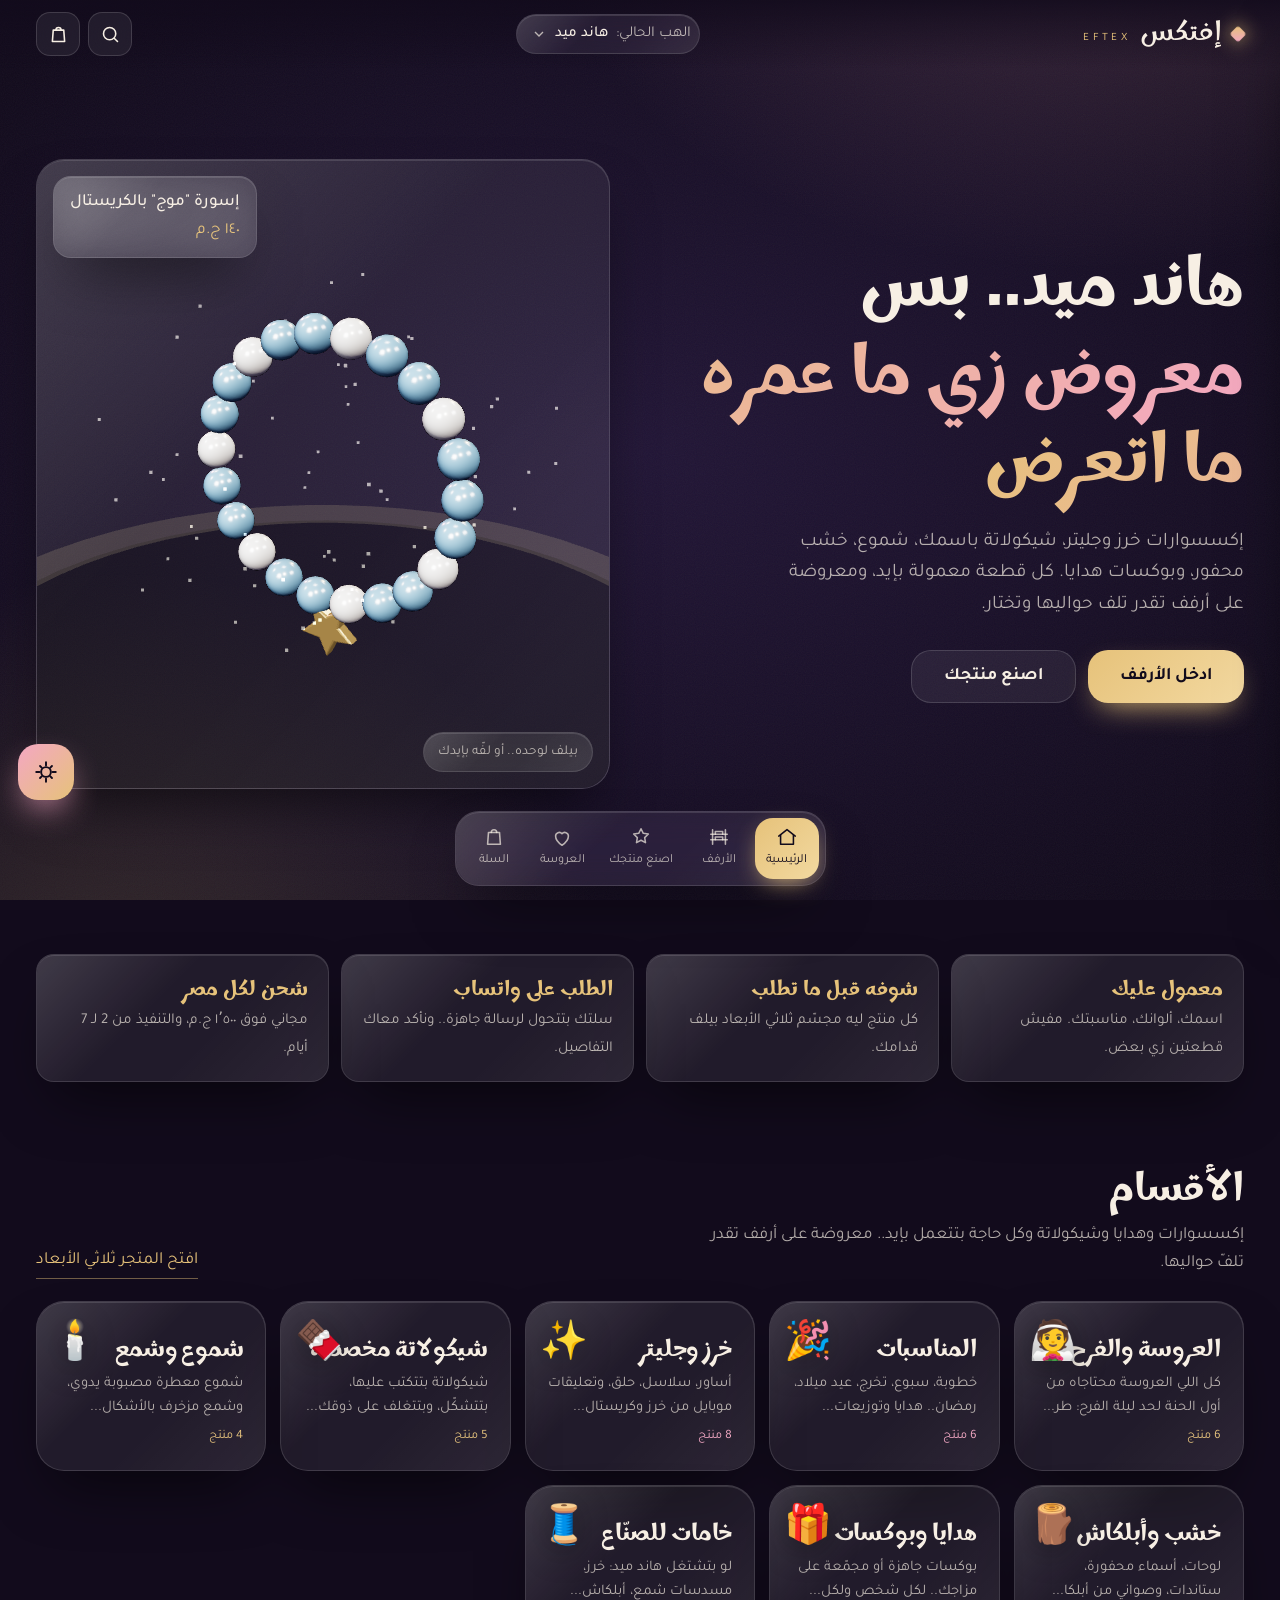
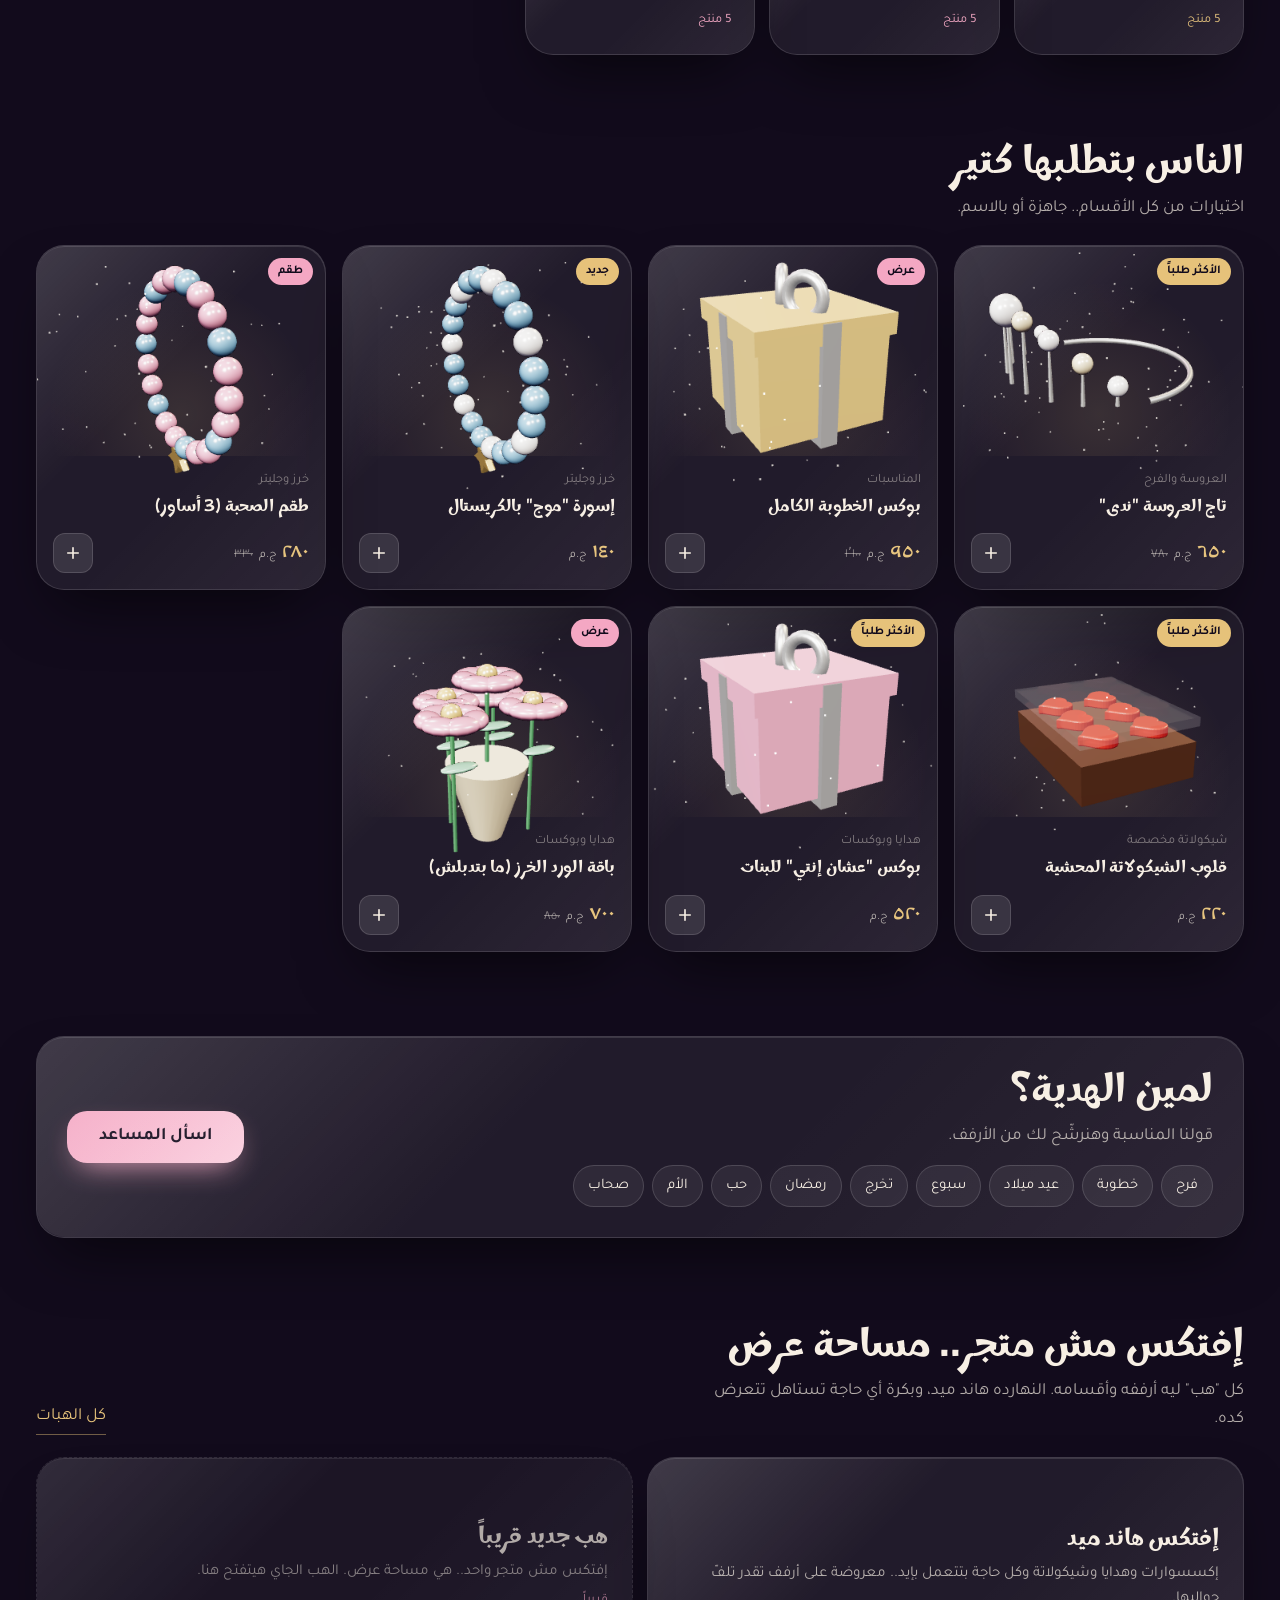
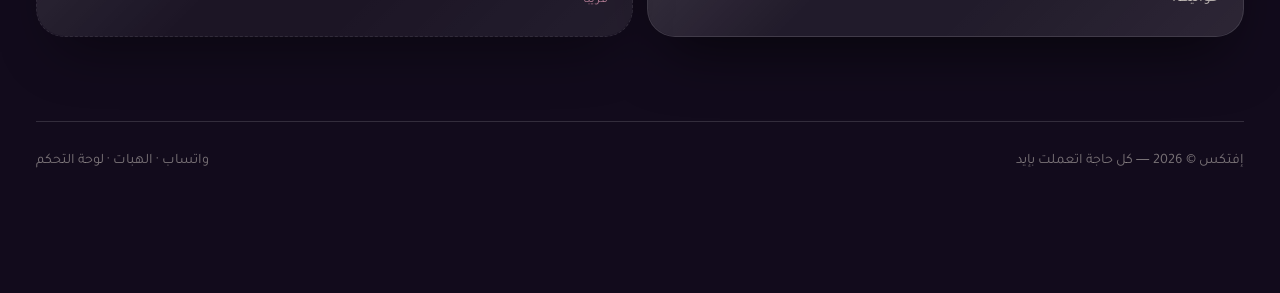
<file: index.html>
<!doctype html>
<html lang="ar" dir="rtl">
<head>
  <meta charset="utf-8" />
  <meta name="viewport" content="width=device-width, initial-scale=1, viewport-fit=cover" />
  <title>إفتكس — منصة الهاند ميد</title>
  <meta name="description" content="إفتكس: إكسسوارات هاند ميد، شيكولاتة مخصصة، شموع، خشب محفور، وبوكسات هدايا.. معروضة على أرفف ثلاثية الأبعاد. اصنع منتجك بنفسك واطلب على واتساب." />
  <meta name="theme-color" content="#120b1c" />
  <meta property="og:title" content="إفتكس — منصة الهاند ميد" />
  <meta property="og:description" content="كل حاجة هنا اتعملت بإيد.. وبقلب. متجر ثلاثي الأبعاد للإكسسوارات والهدايا والشيكولاتة المخصصة." />
  <link rel="icon" href="assets/favicon.svg" type="image/svg+xml" />
  <link rel="stylesheet" href="css/eftex.css" />
  <script type="importmap">
    {
      "imports": {
        "three": "./vendor/three/three.module.js",
        "three/addons/": "./vendor/three/addons/"
      }
    }
  </script>
</head>
<body>
  <!-- مقدمة الدخول -->
  <div id="intro" aria-hidden="true">
    <canvas></canvas>
    <div class="tag">كل حاجة هنا اتعملت بإيد.. وبقلب</div>
    <button class="skip" type="button">تخطّي</button>
  </div>

  <!-- الهيدر -->
  <header id="header">
    <a class="logo" href="#/" aria-label="إفتكس — الرئيسية"><span class="gem"></span>إفتكس<small>EFTEX</small></a>
    <button class="hub-switch glass" id="hub-btn" type="button" title="الهبات"><span class="lbl">الهب الحالي:</span> <b id="hub-name">هاند ميد</b>
      <svg width="16" height="16" viewBox="0 0 24 24" fill="none" stroke="currentColor" stroke-width="2"><path d="m6 9 6 6 6-6"/></svg>
    </button>
    <div class="head-actions">
      <button class="icon-btn" id="search-btn" type="button" aria-label="بحث"><svg viewBox="0 0 24 24"><circle cx="11" cy="11" r="7"/><path d="m20 20-3.5-3.5"/></svg></button>
      <button class="icon-btn" id="cart-btn" type="button" aria-label="السلة"><svg viewBox="0 0 24 24"><path d="M6 7h12l1 13H5z"/><path d="M9 7a3 3 0 0 1 6 0"/></svg><span class="badge-count" id="cart-count" data-n="0"></span></button>
    </div>
  </header>

  <!-- المتجر ثلاثي الأبعاد (بيتفعّل في صفحة المتجر فقط) -->
  <div id="store" hidden></div>

  <!-- محتوى الصفحة -->
  <main id="view"></main>

  <!-- ستارة الانتقال -->
  <div id="curtain" aria-hidden="true"><i></i><i></i><i></i><i></i><i></i><i></i></div>

  <!-- الدوك -->
  <div id="dock">
    <nav class="glass" aria-label="التنقل الرئيسي">
      <a href="#/" data-route="home"><svg viewBox="0 0 24 24"><path d="M3 11 12 4l9 7"/><path d="M5 10v10h14V10"/></svg>الرئيسية</a>
      <a href="#/store" data-route="store"><svg viewBox="0 0 24 24"><path d="M3 9h18M3 15h18"/><path d="M5 4v16M19 4v16"/><path d="M8 9V6h8v3M8 15v-3h8v3"/></svg>الأرفف</a>
      <a href="#/build" data-route="build" class="build"><svg viewBox="0 0 24 24"><path d="m12 3 2.5 5 5.5.8-4 3.9.9 5.5-4.9-2.6-4.9 2.6.9-5.5-4-3.9L9.5 8z"/></svg>اصنع منتجك</a>
      <a href="#/bride" data-route="bride"><svg viewBox="0 0 24 24"><path d="M12 21s-7-4.5-7-10a4 4 0 0 1 7-2.6A4 4 0 0 1 19 11c0 5.5-7 10-7 10z"/></svg>العروسة</a>
      <a href="#/cart" data-route="cart"><svg viewBox="0 0 24 24"><path d="M6 7h12l1 13H5z"/><path d="M9 7a3 3 0 0 1 6 0"/></svg>السلة</a>
    </nav>
  </div>

  <!-- المساعد الذكي -->
  <button id="ai-fab" type="button" aria-label="المساعد الذكي"><svg viewBox="0 0 24 24"><path d="M12 3v3M12 18v3M3 12h3M18 12h3"/><circle cx="12" cy="12" r="4.5"/><path d="m6.5 6.5 1.5 1.5M16 16l1.5 1.5M17.5 6.5 16 8M8 16l-1.5 1.5"/></svg></button>
  <section id="ai-panel" class="glass glass-strong" aria-label="المساعد الذكي">
    <div class="ai-head">
      <div class="av">✦</div>
      <div><b>مساعد إفتكس</b><small id="ai-mode">بيقترح عليك هدايا حسب المناسبة والميزانية</small></div>
      <button class="icon-btn x" id="ai-close" type="button" aria-label="إغلاق"><svg viewBox="0 0 24 24"><path d="M6 6l12 12M18 6 6 18"/></svg></button>
    </div>
    <div class="ai-body" id="ai-body"></div>
    <div class="ai-chips" id="ai-chips"></div>
    <form class="ai-input" id="ai-form">
      <input id="ai-input" placeholder="مثلاً: هدية لصاحبتي عيد ميلادها بـ 300 جنيه" autocomplete="off" />
      <button type="submit" aria-label="إرسال"><svg viewBox="0 0 24 24"><path d="M4 12h15M13 6l6 6-6 6"/></svg></button>
    </form>
  </section>

  <!-- درج السلة -->
  <div id="backdrop"></div>
  <aside id="cart-drawer" class="glass glass-strong" aria-label="السلة">
    <div class="drawer-head"><h3>سلتك</h3><button class="icon-btn" id="cart-close" type="button" aria-label="إغلاق"><svg viewBox="0 0 24 24"><path d="M6 6l12 12M18 6 6 18"/></svg></button></div>
    <div class="drawer-body" id="cart-lines"></div>
    <div class="drawer-foot">
      <div class="total"><span>الإجمالي</span><b id="cart-total">0</b></div>
      <a class="btn btn-gold btn-lg" href="#/checkout" id="cart-go">إتمام الطلب</a>
    </div>
  </aside>

  <!-- بحث -->
  <div id="search">
    <div class="box glass glass-strong">
      <input id="search-input" placeholder="دوّر على منتج.. إسورة، شمعة، بوكس" autocomplete="off" />
      <div class="res" id="search-res"></div>
    </div>
  </div>

  <div id="toast" class="glass glass-strong"><span class="ok">✓</span><span id="toast-text"></span></div>

  <script type="module" src="js/app.js"></script>
</body>
</html>
</file>
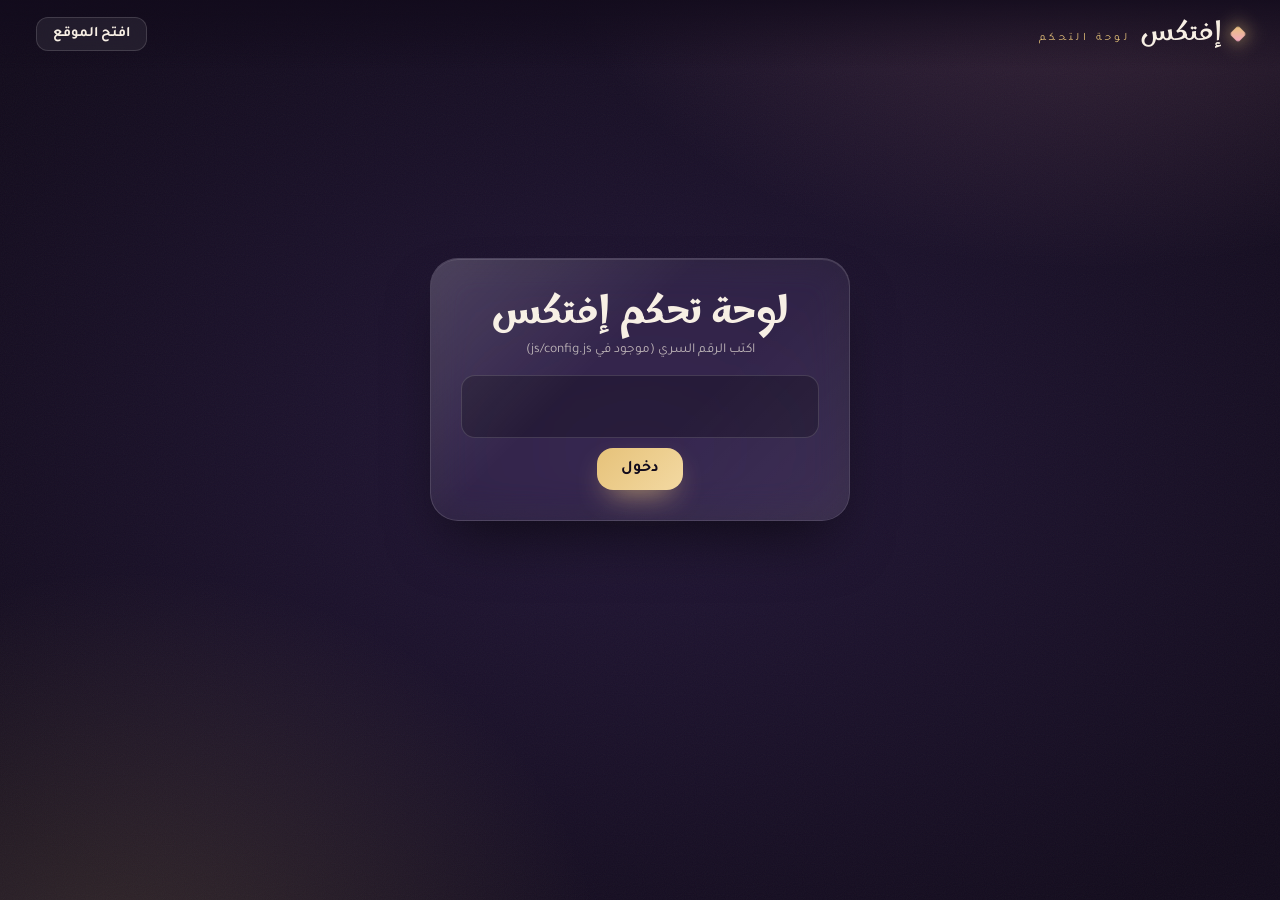
<file: admin.html>
<!doctype html>
<html lang="ar" dir="rtl">
<head>
  <meta charset="utf-8" />
  <meta name="viewport" content="width=device-width, initial-scale=1" />
  <title>لوحة تحكم إفتكس</title>
  <meta name="robots" content="noindex" />
  <link rel="icon" href="assets/favicon.svg" type="image/svg+xml" />
  <link rel="stylesheet" href="css/eftex.css" />
  <script type="importmap">
    {
      "imports": {
        "three": "./vendor/three/three.module.js",
        "three/addons/": "./vendor/three/addons/"
      }
    }
  </script>
  <style>
    #view { padding-bottom: 40px; }
    .admin-top { display: flex; justify-content: space-between; align-items: center; gap: 12px; flex-wrap: wrap; margin-bottom: 20px; }
    .admin-top .acts { display: flex; gap: 8px; flex-wrap: wrap; }
    .layout { display: grid; grid-template-columns: 1fr 420px; gap: 20px; align-items: start; }
    @media (max-width: 1000px) { .layout { grid-template-columns: 1fr; } }
    table { width: 100%; border-collapse: collapse; font-size: 0.92rem; }
    th, td { padding: 10px 8px; text-align: start; border-bottom: 1px solid var(--stroke); vertical-align: middle; }
    th { color: var(--pearl-70); font-weight: 500; font-size: 0.82rem; }
    tr:hover td { background: rgba(255,255,255,0.03); }
    td .sw { display: inline-block; width: 14px; height: 14px; border-radius: 50%; margin-inline-end: 2px; border: 1px solid rgba(255,255,255,0.3); }
    td .mini { font-size: 0.78rem; color: var(--pearl-45); }
    .tbl-wrap { overflow: auto; padding: 8px 12px; }
    .editor { position: sticky; top: calc(var(--head-h) + 10px); padding: 18px; display: flex; flex-direction: column; gap: 10px; max-height: calc(100dvh - var(--head-h) - 30px); overflow: auto; }
    .editor .viewer { height: 220px; }
    .editor .two { gap: 8px; }
    .editor .field input, .editor .field select, .editor .field textarea { padding: 9px 12px; }
    .editor .field label { font-size: 0.82rem; }
    .colors { display: flex; gap: 8px; align-items: center; }
    .colors input[type=color] { width: 44px; height: 36px; border-radius: 10px; border: 1px solid var(--stroke); background: transparent; padding: 2px; }
    .tabs { display: flex; gap: 4px; padding: 4px; border-radius: 999px; width: max-content; margin-bottom: 16px; }
    .tabs button { padding: 8px 16px; border-radius: 999px; color: var(--pearl-70); }
    .tabs button.on { background: var(--gold); color: var(--night); font-weight: 700; }
    .gate { max-width: 420px; margin: 20vh auto; padding: 30px; text-align: center; }
    .gate input { text-align: center; font-size: 1.4rem; letter-spacing: 0.4em; }
    .cfg-box { padding: 18px; display: flex; flex-direction: column; gap: 10px; }
    pre { font-size: 0.78rem; max-height: 300px; overflow: auto; background: rgba(0,0,0,0.3); padding: 12px; border-radius: 12px; direction: ltr; text-align: left; }
    .hint-row { font-size: 0.85rem; color: var(--pearl-70); }
    .step-list { padding-inline-start: 18px; color: var(--pearl-70); font-size: 0.92rem; }
  </style>
</head>
<body>
  <header id="header">
    <a class="logo" href="index.html"><span class="gem"></span>إفتكس<small>لوحة التحكم</small></a>
    <div class="head-actions"><a class="btn btn-ghost btn-sm" href="index.html">افتح الموقع</a></div>
  </header>
  <main id="view"><div class="wrap" id="admin"></div></main>
  <div id="toast" class="glass glass-strong"><span class="ok">✓</span><span id="toast-text"></span></div>

<script type="module">
import { CONFIG } from './js/config.js';
import { HUBS, CATEGORIES as BASE_CATS, PRODUCTS as BASE_PRODUCTS, OCCASIONS } from './js/data.js';
import { MODEL_TYPES } from './js/models.js';
import { Viewer, hasWebGL } from './js/three-utils.js';
import { toast, esc } from './js/state.js';
import { generateCopy, aiMode } from './js/ai.js';

const KEY = 'eftex_catalog_override';
const root = document.getElementById('admin');
let state = load();
let sel = null, tab = 'products', viewer = null, filter = '';

function load() {
  try { const o = JSON.parse(localStorage.getItem(KEY) || 'null'); if (o?.products?.length) return { products: o.products, categories: o.categories?.length ? o.categories : structuredClone(BASE_CATS), dirty: false }; } catch {}
  return { products: structuredClone(BASE_PRODUCTS), categories: structuredClone(BASE_CATS), dirty: false };
}
function saveBrowser() { localStorage.setItem(KEY, JSON.stringify({ products: state.products, categories: state.categories, at: Date.now() })); state.dirty = false; toast('اتحفظ في المتصفح — الموقع على نفس الجهاز هيعرض التعديلات'); render(); }
function resetBrowser() { if (!confirm('تمسح كل التعديلات المحفوظة في المتصفح وترجع للملف الأصلي؟')) return; localStorage.removeItem(KEY); state = load(); sel = null; toast('رجعنا للملف الأصلي'); render(); }

const MODEL_NAMES = { bracelet: 'إسورة', necklace: 'سلسلة', earrings: 'حلق', phonecharm: 'تعليقة موبايل', keychain: 'ميدالية', candle: 'شمعة', waxart: 'فن شمع', chocolate: 'بار شيكولاتة', chocobox: 'بوكس شيكولاتة', giftbox: 'بوكس هدية', sign: 'لوحة خشب', tray: 'صينية', mirror: 'مراية', flowers: 'ورد', topper: 'توبر', ringdish: 'ستاند خواتم', lantern: 'فانوس', hairpin: 'دبوس شعر', kit: 'كيت', veil: 'طرحة', tiara: 'تاج', cardset: 'كروت' };

function fileText() {
  const j = (o) => JSON.stringify(o, null, 2).replace(/"([a-zA-Z_]+)":/g, '$1:');
  return `// ===============================================
//  بيانات إفتكس — اتولّد من لوحة التحكم ${new Date().toLocaleString('ar-EG')}
// ===============================================
export const HUBS = ${j(HUBS)};

export const CATEGORIES = ${j(state.categories)};

export const PRODUCTS = ${j(state.products)};

export const OCCASIONS = ${j(OCCASIONS)};
`;
}
function download() {
  const blob = new Blob([fileText()], { type: 'text/javascript' });
  const a = document.createElement('a'); a.href = URL.createObjectURL(blob); a.download = 'data.js'; a.click();
  toast('اتحمّل data.js — ارفعه مكان js/data.js في الريبو');
}

function newProduct() {
  const n = state.products.length + 1;
  return { id: 'p' + Date.now().toString(36).slice(-5), cat: state.categories[0].id, name: '', price: 100, old: null, model: 'bracelet', colors: ['#e6c27a', '#f4a7c3'], glitter: 0.4, badge: '', desc: '', tags: [], builder: false, unit: '', options: null };
}

function render() {
  if (sessionStorage.getItem('eftex_admin') !== '1') { root.innerHTML = `<form class="glass gate" id="gate"><h2>لوحة تحكم إفتكس</h2><p class="hint-row">اكتب الرقم السري (موجود في js/config.js)</p><div class="field"><input id="pin" inputmode="numeric" autocomplete="off" /></div><button class="btn btn-gold" style="margin-top:10px">دخول</button></form>`;
    root.querySelector('#gate').onsubmit = (e) => { e.preventDefault(); if (root.querySelector('#pin').value === CONFIG.adminPin) { sessionStorage.setItem('eftex_admin', '1'); render(); } else toast('الرقم غلط'); };
    return; }
  const list = state.products.filter((p) => !filter || (p.name + p.id + p.cat).includes(filter));
  root.innerHTML = `
  <div class="admin-top"><div><h1>لوحة التحكم</h1><p class="hint-row">${state.products.length} منتج · ${state.categories.length} أقسام ${state.dirty ? '· <b style="color:var(--rose)">تعديلات غير محفوظة</b>' : ''}</p></div>
    <div class="acts"><button class="btn btn-gold" id="save">حفظ في المتصفح</button><button class="btn btn-ghost" id="dl">تحميل data.js</button><button class="btn btn-ghost" id="reset">رجوع للأصل</button></div></div>
  <div class="tabs glass"><button class="${tab === 'products' ? 'on' : ''}" data-tab="products">المنتجات</button><button class="${tab === 'cats' ? 'on' : ''}" data-tab="cats">الأقسام</button><button class="${tab === 'publish' ? 'on' : ''}" data-tab="publish">النشر والإعدادات</button></div>
  ${tab === 'products' ? `<div class="layout"><div class="glass tbl-wrap">
    <div class="filters"><div class="field" style="flex:1"><input id="filter" placeholder="بحث" value="${esc(filter)}" /></div><button class="btn btn-rose btn-sm" id="new">+ منتج جديد</button></div>
    <table><thead><tr><th>المنتج</th><th>القسم</th><th>السعر</th><th>الموديل</th><th></th></tr></thead><tbody>
    ${list.map((p) => `<tr data-id="${p.id}" style="cursor:pointer;${sel?.id === p.id ? 'background:var(--gold-soft)' : ''}"><td><b style="font-weight:500">${esc(p.name) || '<i>بدون اسم</i>'}</b><div class="mini">${p.id}${p.badge ? ' · ' + esc(p.badge) : ''}</div></td><td>${esc(state.categories.find((c) => c.id === p.cat)?.name || p.cat)}</td><td>${p.price}${p.unit ? '<div class="mini">' + esc(p.unit) + '</div>' : ''}</td><td>${MODEL_NAMES[p.model] || p.model} ${(p.colors || []).map((c) => `<span class="sw" style="background:${c}"></span>`).join('')}</td><td><button class="link" data-dup="${p.id}" type="button">نسخ</button> · <button class="link" style="color:var(--rose)" data-del="${p.id}" type="button">حذف</button></td></tr>`).join('')}
    </tbody></table></div>
    <div class="glass editor" id="editor">${sel ? editorHTML(sel) : '<div class="empty"><div class="big">🧰</div>اختار منتج من الجدول أو اعمل منتج جديد</div>'}</div></div>`
  : tab === 'cats' ? `<div class="glass tbl-wrap"><table><thead><tr><th>الإيموجي</th><th>الاسم</th><th>الوصف</th><th>اللون</th><th></th></tr></thead><tbody>
    ${state.categories.map((c, i) => `<tr><td><input data-c="${i}" data-k="emoji" value="${esc(c.emoji)}" style="width:60px"></td><td><input data-c="${i}" data-k="name" value="${esc(c.name)}"></td><td><input data-c="${i}" data-k="blurb" value="${esc(c.blurb)}" style="width:100%"></td><td><select data-c="${i}" data-k="tone"><option value="gold" ${c.tone === 'gold' ? 'selected' : ''}>ذهبي</option><option value="rose" ${c.tone === 'rose' ? 'selected' : ''}>وردي</option></select></td><td><button class="link" style="color:var(--rose)" data-cdel="${i}" type="button">حذف</button></td></tr>`).join('')}
    </tbody></table><div style="padding:12px"><button class="btn btn-rose btn-sm" id="cnew">+ قسم جديد</button> <span class="hint-row">القسم الجديد بيظهر على الأرفف أول ما يبقى فيه منتج.</span></div></div>`
  : `<div class="layout"><div class="glass cfg-box"><h3>إزاي تنشر التعديلات</h3><ol class="step-list"><li><b>حفظ في المتصفح</b>: بيخلي الموقع على جهازك ده يعرض التعديلات فوراً (للمعاينة).</li><li><b>تحميل data.js</b>: بيحمّل الملف النهائي.</li><li>ارفع الملف مكان <code>js/data.js</code> في ريبو GitHub (Add file → Upload) وفي دقيقة التعديل يبقى لايف لكل الناس.</li></ol>
    <h3 style="margin-top:10px">الإعدادات الحالية (من js/config.js)</h3>
    <div class="hint-row">واتساب: <b>${CONFIG.whatsapp}</b> · الشحن المجاني فوق <b>${CONFIG.shipping.freeAbove}</b> · الذكاء الاصطناعي: <b>${aiMode()}</b></div>
    <div class="hint-row">لتغييرهم عدّل ملف <code>js/config.js</code> في الريبو. لتفعيل Claude أو Gemini في المساعد و"اصنع منتجك" حط المفتاح هناك.</div>
    <h3 style="margin-top:10px">معاينة الملف</h3><pre>${esc(fileText().slice(0, 4000))}${fileText().length > 4000 ? '\n…' : ''}</pre></div>
    <div class="glass cfg-box"><h3>استيراد</h3><p class="hint-row">لو عندك data.js أو JSON قديم، الصقه هنا عشان يتحمّل في اللوحة.</p><div class="field"><textarea id="imp" rows="8" placeholder='الصق محتوى data.js أو {"products":[...]}' style="direction:ltr"></textarea></div><button class="btn btn-ghost" id="impgo">استيراد</button></div></div>`}`;

  root.querySelector('#save').onclick = saveBrowser; root.querySelector('#dl').onclick = download; root.querySelector('#reset').onclick = resetBrowser;
  root.querySelectorAll('[data-tab]').forEach((b) => b.onclick = () => { tab = b.dataset.tab; render(); });
  if (tab === 'products') {
    root.querySelector('#filter').oninput = (e) => { filter = e.target.value; renderTableOnly(); };
    root.querySelector('#new').onclick = () => { sel = newProduct(); state.products.unshift(sel); state.dirty = true; render(); };
    root.querySelectorAll('tr[data-id]').forEach((tr) => tr.onclick = (e) => { if (e.target.closest('button')) return; sel = state.products.find((p) => p.id === tr.dataset.id); render(); });
    root.querySelectorAll('[data-dup]').forEach((b) => b.onclick = () => { const p = structuredClone(state.products.find((x) => x.id === b.dataset.dup)); p.id = 'p' + Date.now().toString(36).slice(-5); p.name += ' (نسخة)'; state.products.unshift(p); sel = p; state.dirty = true; render(); });
    root.querySelectorAll('[data-del]').forEach((b) => b.onclick = () => { if (!confirm('تحذف المنتج؟')) return; state.products = state.products.filter((x) => x.id !== b.dataset.del); if (sel?.id === b.dataset.del) sel = null; state.dirty = true; render(); });
    if (sel) bindEditor();
  }
  if (tab === 'cats') {
    root.querySelectorAll('[data-c]').forEach((el) => el.onchange = () => { state.categories[+el.dataset.c][el.dataset.k] = el.value; state.dirty = true; });
    root.querySelectorAll('[data-cdel]').forEach((b) => b.onclick = () => { const c = state.categories[+b.dataset.cdel]; if (state.products.some((p) => p.cat === c.id)) return toast('فيه منتجات في القسم ده — انقلها الأول'); if (confirm('تحذف القسم؟')) { state.categories.splice(+b.dataset.cdel, 1); state.dirty = true; render(); } });
    root.querySelector('#cnew').onclick = () => { state.categories.push({ id: 'c' + Date.now().toString(36).slice(-4), hub: 'handmade', name: 'قسم جديد', emoji: '✨', tone: 'gold', blurb: '' }); state.dirty = true; render(); };
  }
  if (tab === 'publish') {
    root.querySelector('#impgo').onclick = () => {
      const t = root.querySelector('#imp').value.trim(); if (!t) return;
      try {
        let obj;
        if (t.startsWith('{')) obj = JSON.parse(t);
        else { const m = t.match(/PRODUCTS\s*=\s*(\[[\s\S]*?\]);/); const c = t.match(/CATEGORIES\s*=\s*(\[[\s\S]*?\]);/); obj = { products: new Function('return ' + m[1])(), categories: c ? new Function('return ' + c[1])() : null }; }
        if (!Array.isArray(obj.products)) throw 0;
        state.products = obj.products; if (obj.categories?.length) state.categories = obj.categories; state.dirty = true; toast('اتستورد'); tab = 'products'; render();
      } catch { toast('مقدرتش أقرأ الملف'); }
    };
  }
}
function renderTableOnly() { const f = root.querySelector('#filter'); const pos = f.selectionStart; render(); const nf = root.querySelector('#filter'); nf.focus(); nf.setSelectionRange(pos, pos); }

function editorHTML(p) {
  const cats = state.categories;
  const opts = p.options ? Object.entries(p.options).map(([k, v]) => `${k}: ${v.join('، ')}`).join('\n') : '';
  return `<div class="viewer" id="ed-viewer">${hasWebGL ? '' : ''}</div>
  <div class="two"><div class="field"><label>الاسم</label><input data-f="name" value="${esc(p.name)}"></div><div class="field"><label>القسم</label><select data-f="cat">${cats.map((c) => `<option value="${c.id}" ${c.id === p.cat ? 'selected' : ''}>${esc(c.name)}</option>`).join('')}</select></div></div>
  <div class="two"><div class="field"><label>السعر</label><input data-f="price" type="number" value="${p.price}"></div><div class="field"><label>سعر قبل الخصم (اختياري)</label><input data-f="old" type="number" value="${p.old || ''}"></div></div>
  <div class="two"><div class="field"><label>الوحدة (مثلاً: للقطعة)</label><input data-f="unit" value="${esc(p.unit || '')}"></div><div class="field"><label>شارة</label><select data-f="badge"><option value="">بدون</option>${['الأكثر طلباً', 'جديد', 'عرض', 'طقم'].map((b) => `<option ${p.badge === b ? 'selected' : ''}>${b}</option>`).join('')}</select></div></div>
  <div class="two"><div class="field"><label>الشكل ثلاثي الأبعاد</label><select data-f="model">${MODEL_TYPES.map((m) => `<option value="${m}" ${m === p.model ? 'selected' : ''}>${MODEL_NAMES[m] || m}</option>`).join('')}</select></div><div class="field"><label>الألوان</label><div class="colors"><input type="color" data-col="0" value="${p.colors?.[0] || '#e6c27a'}"><input type="color" data-col="1" value="${p.colors?.[1] || '#f4a7c3'}"></div></div></div>
  <div class="field"><label>اللمعة (${p.glitter})</label><input type="range" data-f="glitter" min="0" max="1" step="0.1" value="${p.glitter ?? 0.3}"></div>
  <div class="field"><label>الوصف <button class="link" id="gen" type="button" style="font-size:.8rem">✨ اكتبه بالذكاء الاصطناعي</button></label><textarea data-f="desc" rows="3">${esc(p.desc)}</textarea></div>
  <div class="field"><label>الوسوم (مفصولة بفاصلة)</label><input data-f="tags" value="${esc((p.tags || []).join('، '))}"></div>
  <div class="field"><label>الاختيارات (سطر لكل اختيار: الاسم: قيمة، قيمة)</label><textarea data-f="options" rows="2">${esc(opts)}</textarea></div>
  <label class="hint-row"><input type="checkbox" data-f="builder" ${p.builder ? 'checked' : ''}> متاح في "اصنع منتجك"</label>
  <div class="hint-row">المعرّف: ${p.id}</div>`;
}
function bindEditor() {
  const ed = root.querySelector('#editor');
  if (viewer) { viewer.destroy(); viewer = null; }
  if (hasWebGL) { viewer = new Viewer(ed.querySelector('#ed-viewer')); viewer.set(sel.model, sel.colors, sel.glitter); }
  const refresh = () => viewer && viewer.set(sel.model, sel.colors, sel.glitter);
  ed.querySelectorAll('[data-f]').forEach((el) => el.addEventListener('input', () => {
    const f = el.dataset.f; state.dirty = true;
    if (f === 'price' || f === 'old') sel[f] = el.value ? +el.value : null;
    else if (f === 'glitter') { sel.glitter = +el.value; el.previousElementSibling.textContent = `اللمعة (${sel.glitter})`; refresh(); }
    else if (f === 'tags') sel.tags = el.value.split(/[,،]/).map((s) => s.trim()).filter(Boolean);
    else if (f === 'builder') sel.builder = el.checked;
    else if (f === 'options') { const o = {}; el.value.split('\n').forEach((l) => { const [k, v] = l.split(/[:：]/); if (k && v) o[k.trim()] = v.split(/[,،]/).map((s) => s.trim()).filter(Boolean); }); sel.options = Object.keys(o).length ? o : null; }
    else if (f === 'model') { sel.model = el.value; refresh(); }
    else sel[f] = el.value;
    if (f === 'name' || f === 'cat' || f === 'price' || f === 'badge') { const tr = root.querySelector(`tr[data-id="${sel.id}"]`); if (tr) { tr.children[0].querySelector('b').textContent = sel.name || 'بدون اسم'; tr.children[2].firstChild.textContent = sel.price; } }
  }));
  ed.querySelectorAll('[data-col]').forEach((el) => el.addEventListener('input', () => { sel.colors = sel.colors || ['#e6c27a', '#f4a7c3']; sel.colors[+el.dataset.col] = el.value; state.dirty = true; refresh(); }));
  ed.querySelector('#gen').onclick = async (e) => { e.preventDefault(); const b = e.target; b.textContent = '… بيكتب'; const r = await generateCopy({ name: sel.name, cat: sel.cat, tags: sel.tags || [], material: MODEL_NAMES[sel.model] }); sel.desc = r.desc; if (!sel.name && r.name) { sel.name = r.name; ed.querySelector('[data-f=name]').value = r.name; } ed.querySelector('[data-f=desc]').value = r.desc; state.dirty = true; b.textContent = '✨ اكتبه بالذكاء الاصطناعي'; };
}
window.addEventListener('beforeunload', (e) => { if (state.dirty) { e.preventDefault(); e.returnValue = ''; } });
render();
</script>
</body>
</html>
</file>
<file: css/eftex.css>
/* ===============================================
   إفتكس — هوية بصرية: ليل بنفسجي، زجاج، ذهب وورد
   =============================================== */
@font-face { font-family: 'Marhey'; font-weight: 400; font-display: swap; src: url('../assets/fonts/marhey-arabic-400-normal.woff2') format('woff2'), url('../assets/fonts/marhey-latin-400-normal.woff2') format('woff2'); }
@font-face { font-family: 'Marhey'; font-weight: 500; font-display: swap; src: url('../assets/fonts/marhey-arabic-500-normal.woff2') format('woff2'), url('../assets/fonts/marhey-latin-500-normal.woff2') format('woff2'); }
@font-face { font-family: 'Marhey'; font-weight: 600; font-display: swap; src: url('../assets/fonts/marhey-arabic-600-normal.woff2') format('woff2'), url('../assets/fonts/marhey-latin-600-normal.woff2') format('woff2'); }
@font-face { font-family: 'Marhey'; font-weight: 400; font-display: swap; unicode-range: U+0000-00FF; src: url('../assets/fonts/marhey-latin-400-normal.woff2') format('woff2'); }
@font-face { font-family: 'Marhey'; font-weight: 500; font-display: swap; unicode-range: U+0000-00FF; src: url('../assets/fonts/marhey-latin-500-normal.woff2') format('woff2'); }
@font-face { font-family: 'Tajawal'; font-weight: 400; font-display: swap; src: url('../assets/fonts/tajawal-arabic-400-normal.woff2') format('woff2'); }
@font-face { font-family: 'Tajawal'; font-weight: 500; font-display: swap; src: url('../assets/fonts/tajawal-arabic-500-normal.woff2') format('woff2'); }
@font-face { font-family: 'Tajawal'; font-weight: 700; font-display: swap; src: url('../assets/fonts/tajawal-arabic-700-normal.woff2') format('woff2'); }
@font-face { font-family: 'Tajawal'; font-weight: 400; font-display: swap; unicode-range: U+0000-00FF; src: url('../assets/fonts/tajawal-latin-400-normal.woff2') format('woff2'); }
@font-face { font-family: 'Tajawal'; font-weight: 500; font-display: swap; unicode-range: U+0000-00FF; src: url('../assets/fonts/tajawal-latin-500-normal.woff2') format('woff2'); }
@font-face { font-family: 'Tajawal'; font-weight: 700; font-display: swap; unicode-range: U+0000-00FF; src: url('../assets/fonts/tajawal-latin-700-normal.woff2') format('woff2'); }
:root {
  --night: #120b1c;
  --deep: #1d1230;
  --plum: #2a1b3d;
  --pearl: #f7efe4;
  --pearl-70: rgba(247, 239, 228, 0.7);
  --pearl-45: rgba(247, 239, 228, 0.45);
  --gold: #e6c27a;
  --gold-soft: rgba(230, 194, 122, 0.22);
  --rose: #f4a7c3;
  --rose-soft: rgba(244, 167, 195, 0.2);
  --glass: rgba(255, 255, 255, 0.065);
  --glass-strong: rgba(255, 255, 255, 0.11);
  --stroke: rgba(255, 255, 255, 0.14);
  --stroke-gold: rgba(230, 194, 122, 0.45);
  --shadow: 0 30px 60px -20px rgba(0, 0, 0, 0.6);
  --r-lg: 28px;
  --r-md: 18px;
  --r-sm: 12px;
  --dock-h: 74px;
  --head-h: 68px;
  --ease: cubic-bezier(0.22, 1, 0.36, 1);
  --font-display: 'Marhey', 'Tajawal', sans-serif;
  --font-body: 'Tajawal', system-ui, sans-serif;
  color-scheme: dark;
}

* { box-sizing: border-box; }
html { scroll-behavior: smooth; -webkit-text-size-adjust: 100%; }
body {
  margin: 0;
  min-height: 100dvh;
  background: var(--night);
  color: var(--pearl);
  font-family: var(--font-body);
  font-size: 17px;
  line-height: 1.65;
  overflow-x: hidden;
}
body::before {
  content: '';
  position: fixed; inset: 0; z-index: -2;
  background:
    radial-gradient(900px 600px at 85% -10%, rgba(244, 167, 195, 0.18), transparent 60%),
    radial-gradient(800px 700px at 10% 110%, rgba(230, 194, 122, 0.16), transparent 60%),
    radial-gradient(1200px 800px at 50% 50%, #221637, var(--night) 70%);
}
body::after {
  content: '';
  position: fixed; inset: 0; z-index: -1; pointer-events: none; opacity: 0.045;
  background-image: url("data:image/svg+xml,%3Csvg xmlns='http://www.w3.org/2000/svg' width='160' height='160'%3E%3Cfilter id='n'%3E%3CfeTurbulence type='fractalNoise' baseFrequency='0.9' numOctaves='2' stitchTiles='stitch'/%3E%3C/filter%3E%3Crect width='100%25' height='100%25' filter='url(%23n)'/%3E%3C/svg%3E");
}
a { color: inherit; text-decoration: none; }
button { font: inherit; color: inherit; cursor: pointer; border: 0; background: none; }
input, select, textarea { font: inherit; color: inherit; }
img { max-width: 100%; display: block; }
h1, h2, h3, h4 { font-family: var(--font-display); font-weight: 500; line-height: 1.25; margin: 0; letter-spacing: -0.01em; }
h1 { font-size: clamp(2.2rem, 6vw, 4.4rem); }
h2 { font-size: clamp(1.6rem, 3.6vw, 2.5rem); }
h3 { font-size: clamp(1.15rem, 2.2vw, 1.5rem); }
p { margin: 0 0 1em; }
:focus-visible { outline: 2px solid var(--gold); outline-offset: 3px; border-radius: 6px; }
::selection { background: var(--gold); color: var(--night); }

.sr-only { position: absolute; width: 1px; height: 1px; overflow: hidden; clip: rect(0 0 0 0); white-space: nowrap; }

/* ———— زجاج ———— */
.glass {
  background: var(--glass);
  border: 1px solid var(--stroke);
  backdrop-filter: blur(18px) saturate(140%);
  -webkit-backdrop-filter: blur(18px) saturate(140%);
  border-radius: var(--r-lg);
  box-shadow: inset 0 1px 0 rgba(255, 255, 255, 0.12), var(--shadow);
  position: relative;
}
.glass::before {
  content: ''; position: absolute; inset: 0; border-radius: inherit; pointer-events: none;
  background: linear-gradient(135deg, rgba(255, 255, 255, 0.14), transparent 40%, transparent 60%, rgba(255, 255, 255, 0.05));
}
.glass-strong { background: var(--glass-strong); }

/* ———— مقدمة الدخول ———— */
#intro {
  position: fixed; inset: 0; z-index: 100; background: var(--night);
  display: grid; place-items: center; transition: opacity 0.9s var(--ease), visibility 0.9s;
}
#intro.out { opacity: 0; visibility: hidden; pointer-events: none; }
#intro canvas { position: absolute; inset: 0; width: 100%; height: 100%; }
#intro .skip { position: absolute; bottom: 32px; inset-inline-start: 32px; color: var(--pearl-45); font-size: 0.95rem; padding: 8px 14px; border-radius: 999px; border: 1px solid var(--stroke); }
#intro .tag { position: absolute; bottom: 20%; width: 100%; text-align: center; color: var(--pearl-70); font-size: 1.1rem; opacity: 0; transition: opacity 0.8s 0.6s; }
#intro.show-tag .tag { opacity: 1; }

/* ———— الهيدر ———— */
#header {
  position: fixed; top: 0; inset-inline: 0; height: var(--head-h); z-index: 40;
  display: flex; align-items: center; justify-content: space-between; gap: 16px;
  padding: 0 clamp(14px, 3vw, 36px);
  background: linear-gradient(to bottom, rgba(18, 11, 28, 0.85), rgba(18, 11, 28, 0));
  pointer-events: none;
}
#header > * { pointer-events: auto; }
.logo { font-family: var(--font-display); font-size: 1.7rem; color: var(--pearl); display: inline-flex; align-items: baseline; gap: 10px; line-height: 1; }
.logo small { font-family: var(--font-body); font-size: 0.7rem; letter-spacing: 0.3em; color: var(--gold); }
.logo .gem { width: 12px; height: 12px; border-radius: 3px; background: linear-gradient(135deg, var(--gold), var(--rose)); transform: rotate(45deg); display: inline-block; box-shadow: 0 0 18px var(--gold); }
.head-actions { display: flex; align-items: center; gap: 8px; }
.icon-btn {
  width: 44px; height: 44px; border-radius: 14px; display: grid; place-items: center; position: relative;
  background: var(--glass); border: 1px solid var(--stroke); backdrop-filter: blur(14px); -webkit-backdrop-filter: blur(14px);
  transition: transform 0.25s var(--ease), background 0.25s;
}
.icon-btn:hover { background: var(--glass-strong); transform: translateY(-1px); }
.icon-btn svg { width: 21px; height: 21px; fill: none; stroke: currentColor; stroke-width: 1.8; stroke-linecap: round; stroke-linejoin: round; }
.badge-count { position: absolute; top: -5px; inset-inline-end: -5px; min-width: 20px; height: 20px; padding: 0 5px; border-radius: 999px; background: var(--rose); color: var(--night); font-size: 0.75rem; font-weight: 700; display: grid; place-items: center; }
.badge-count:empty, .badge-count[data-n="0"] { display: none; }
.hub-switch { display: flex; align-items: center; gap: 8px; padding: 6px 8px 6px 14px; border-radius: 999px; font-size: 0.95rem; color: var(--pearl-70); white-space: nowrap; }
.hub-switch b { color: var(--pearl); font-weight: 500; }
@media (max-width: 700px) { .hub-switch span.lbl { display: none; } }

/* ———— منطقة الصفحة ———— */
#view { min-height: 100dvh; padding: calc(var(--head-h) + 10px) clamp(14px, 3vw, 36px) calc(var(--dock-h) + 36px); }
#view.full { padding: 0; }
.page { animation: pageIn 0.7s var(--ease) both; }
@keyframes pageIn { from { opacity: 0; transform: translateY(14px); } to { opacity: 1; transform: none; } }
.wrap { max-width: 1240px; margin-inline: auto; }
.section { margin-block: clamp(36px, 7vw, 84px); }
.section-head { display: flex; align-items: flex-end; justify-content: space-between; gap: 16px; margin-bottom: 22px; flex-wrap: wrap; }
.section-head p { color: var(--pearl-70); margin: 6px 0 0; max-width: 60ch; }
.link { color: var(--gold); border-bottom: 1px solid var(--stroke-gold); padding-bottom: 2px; transition: border-color 0.2s; }
.link:hover { border-color: var(--gold); }

/* ———— الحركة بين الصفحات (ستارة زجاجية) ———— */
#curtain {
  position: fixed; inset: 0; z-index: 60; pointer-events: none;
  display: grid; grid-template-columns: repeat(6, 1fr);
}
#curtain i {
  display: block; background: rgba(255, 255, 255, 0.08); backdrop-filter: blur(22px); -webkit-backdrop-filter: blur(22px);
  border-inline-start: 1px solid rgba(255, 255, 255, 0.12);
  transform: scaleY(0); transform-origin: top; transition: transform 0.45s var(--ease);
}
#curtain.in i { transform: scaleY(1); }
#curtain.out i { transform-origin: bottom; transform: scaleY(0); }
#curtain i:nth-child(2) { transition-delay: 0.04s; }
#curtain i:nth-child(3) { transition-delay: 0.08s; }
#curtain i:nth-child(4) { transition-delay: 0.12s; }
#curtain i:nth-child(5) { transition-delay: 0.16s; }
#curtain i:nth-child(6) { transition-delay: 0.2s; }

/* ———— الدوك السفلي ———— */
#dock {
  position: fixed; bottom: 14px; inset-inline: 0; z-index: 50; display: flex; justify-content: center; pointer-events: none;
}
#dock nav {
  pointer-events: auto; display: flex; gap: 4px; padding: 6px; border-radius: 24px;
}
#dock a {
  display: flex; flex-direction: column; align-items: center; gap: 2px; min-width: 64px; padding: 8px 10px; border-radius: 18px;
  font-size: 0.78rem; color: var(--pearl-70); transition: background 0.3s, color 0.3s, transform 0.3s var(--ease); position: relative;
}
#dock a svg { width: 22px; height: 22px; fill: none; stroke: currentColor; stroke-width: 1.7; stroke-linecap: round; stroke-linejoin: round; }
#dock a:hover { color: var(--pearl); }
#dock a.active { color: var(--night); background: linear-gradient(135deg, var(--gold), #f2d9a0); box-shadow: 0 8px 24px -8px var(--gold); }
#dock a.build.active { background: linear-gradient(135deg, var(--rose), #fbd0df); box-shadow: 0 8px 24px -8px var(--rose); }
@media (max-width: 420px) { #dock a { min-width: 56px; padding: 7px 6px; } }

/* ———— الأزرار ———— */
.btn {
  display: inline-flex; align-items: center; justify-content: center; gap: 10px; padding: 13px 24px; border-radius: 16px;
  font-weight: 700; font-size: 1rem; line-height: 1; transition: transform 0.3s var(--ease), box-shadow 0.3s, background 0.3s; white-space: nowrap;
}
.btn:active { transform: scale(0.97); }
.btn-gold { background: linear-gradient(135deg, var(--gold), #f3d9a1); color: var(--night); box-shadow: 0 12px 30px -12px var(--gold); }
.btn-gold:hover { box-shadow: 0 16px 36px -10px var(--gold); transform: translateY(-2px); }
.btn-rose { background: linear-gradient(135deg, var(--rose), #fbd0df); color: var(--night); box-shadow: 0 12px 30px -12px var(--rose); }
.btn-rose:hover { transform: translateY(-2px); }
.btn-ghost { background: var(--glass); border: 1px solid var(--stroke); backdrop-filter: blur(10px); color: var(--pearl); }
.btn-ghost:hover { background: var(--glass-strong); }
.btn-wa { background: #25d366; color: #062b14; }
.btn-wa:hover { transform: translateY(-2px); box-shadow: 0 14px 30px -12px #25d366; }
.btn svg { width: 20px; height: 20px; }
.btn-sm { padding: 9px 16px; font-size: 0.9rem; border-radius: 12px; }
.btn-lg { padding: 17px 32px; font-size: 1.1rem; border-radius: 20px; }
.btn[disabled] { opacity: 0.5; pointer-events: none; }

/* ———— الصفحة الرئيسية ———— */
.hero { min-height: calc(100dvh - var(--head-h) - 40px); display: grid; grid-template-columns: 1.05fr 1fr; align-items: center; gap: 32px; position: relative; }
.hero-copy { position: relative; z-index: 2; }
.hero-copy h1 { margin-bottom: 18px; }
.hero-copy h1 em { font-style: normal; background: linear-gradient(135deg, var(--gold), var(--rose)); -webkit-background-clip: text; background-clip: text; color: transparent; }
.hero-copy p { font-size: 1.2rem; color: var(--pearl-70); max-width: 44ch; margin-bottom: 28px; }
.hero-actions { display: flex; gap: 12px; flex-wrap: wrap; }
.hero-stage { position: relative; height: min(70vh, 640px); border-radius: var(--r-lg); overflow: hidden; }
.hero-stage canvas { position: absolute; inset: 0; width: 100%; height: 100%; display: block; }
.hero-stage .hint { position: absolute; bottom: 16px; inset-inline-start: 16px; font-size: 0.85rem; color: var(--pearl-70); padding: 8px 14px; border-radius: 999px; }
.hero-stage .pick { position: absolute; top: 16px; inset-inline-end: 16px; padding: 12px 16px; border-radius: 18px; max-width: 220px; transition: opacity 0.4s; }
.hero-stage .pick b { display: block; font-weight: 500; }
.hero-stage .pick span { color: var(--gold); }
@media (max-width: 900px) {
  .hero { grid-template-columns: 1fr; min-height: auto; padding-top: 10px; }
  .hero-stage { height: 52vh; order: -1; }
}

/* شريط العدّاد/الوعد */
.promise { display: grid; grid-template-columns: repeat(auto-fit, minmax(200px, 1fr)); gap: 12px; }
.promise div { padding: 18px 20px; border-radius: var(--r-md); }
.promise b { font-family: var(--font-display); font-weight: 500; font-size: 1.3rem; display: block; color: var(--gold); }
.promise span { color: var(--pearl-70); font-size: 0.95rem; }

/* شبكة الأقسام */
.cats { display: grid; grid-template-columns: repeat(auto-fill, minmax(220px, 1fr)); gap: 14px; }
.cat-card { padding: 22px; min-height: 170px; display: flex; flex-direction: column; justify-content: flex-end; gap: 6px; overflow: hidden; transition: transform 0.4s var(--ease), border-color 0.3s; isolation: isolate; }
.cat-card:hover { transform: translateY(-4px); border-color: var(--stroke-gold); }
.cat-card .emoji { position: absolute; top: 14px; inset-inline-end: 14px; font-size: 2.4rem; filter: drop-shadow(0 6px 16px rgba(0,0,0,0.4)); transition: transform 0.5s var(--ease); }
.cat-card:hover .emoji { transform: rotate(-12deg) scale(1.15); }
.cat-card h3 { font-weight: 500; }
.cat-card p { color: var(--pearl-70); font-size: 0.92rem; margin: 0; display: -webkit-box; -webkit-line-clamp: 2; -webkit-box-orient: vertical; overflow: hidden; }
.cat-card .n { font-size: 0.8rem; color: var(--gold); }
.cat-card.tone-rose:hover { border-color: rgba(244,167,195,0.5); }
.cat-card.tone-rose .n { color: var(--rose); }

/* شبكة المنتجات */
.grid { display: grid; grid-template-columns: repeat(auto-fill, minmax(230px, 1fr)); gap: 16px; }
.pcard { display: flex; flex-direction: column; overflow: hidden; transition: transform 0.45s var(--ease), border-color 0.3s; }
.pcard:hover { transform: translateY(-5px); border-color: var(--stroke-gold); }
.pcard .thumb { height: 210px; position: relative; background: radial-gradient(circle at 50% 80%, rgba(230,194,122,0.12), transparent 60%); display: grid; place-items: center; }
.pcard .thumb canvas, .pcard .thumb img { width: 100%; height: 100%; object-fit: contain; }
.pcard .thumb .ph { font-size: 3rem; opacity: 0.5; }
.pcard .badge { position: absolute; top: 12px; inset-inline-start: 12px; padding: 4px 10px; border-radius: 999px; font-size: 0.75rem; font-weight: 700; background: var(--rose); color: var(--night); }
.pcard .badge.gold { background: var(--gold); }
.pcard .body { padding: 14px 16px 16px; display: flex; flex-direction: column; gap: 6px; flex: 1; }
.pcard h3 { font-size: 1.05rem; font-weight: 500; line-height: 1.35; }
.pcard .cat { font-size: 0.8rem; color: var(--pearl-45); }
.pcard .row { display: flex; align-items: center; justify-content: space-between; margin-top: auto; padding-top: 8px; }
.price { font-family: var(--font-display); font-size: 1.15rem; color: var(--gold); display: inline-flex; align-items: baseline; gap: 6px; }
.price s { color: var(--pearl-45); font-size: 0.85rem; font-family: var(--font-body); }
.price small { font-size: 0.75rem; font-family: var(--font-body); color: var(--pearl-70); }
.add-mini { width: 40px; height: 40px; border-radius: 12px; display: grid; place-items: center; background: var(--glass-strong); border: 1px solid var(--stroke); transition: background 0.2s, transform 0.3s var(--ease); }
.add-mini:hover { background: var(--gold); color: var(--night); transform: rotate(90deg); }
.add-mini svg { width: 18px; height: 18px; stroke: currentColor; fill: none; stroke-width: 2.2; stroke-linecap: round; }

/* ———— المتجر ثلاثي الأبعاد ———— */
#store { position: fixed; inset: 0; z-index: 1; }
body.in-store #ai-fab { display: none; }
#store canvas.scene { position: absolute; inset: 0; width: 100%; height: 100%; display: block; touch-action: none; }
.store-hud { position: absolute; inset: 0; pointer-events: none; }
.store-hud > * { pointer-events: auto; }
.store-tabs { position: absolute; top: calc(var(--head-h) + 6px); inset-inline: 0; display: flex; justify-content: center; padding: 0 12px; }
.store-tabs .glass { display: flex; gap: 2px; padding: 5px; border-radius: 999px; max-width: 100%; overflow-x: auto; scrollbar-width: none; }
.store-tabs .glass::-webkit-scrollbar { display: none; }
.store-tabs button { padding: 8px 15px; border-radius: 999px; font-size: 0.92rem; color: var(--pearl-70); white-space: nowrap; transition: background 0.3s, color 0.3s; }
.store-tabs button.active { background: var(--gold); color: var(--night); font-weight: 700; }
.store-tabs button:hover:not(.active) { color: var(--pearl); background: var(--glass-strong); }
.store-label {
  position: absolute; transform: translate(-50%, -115%); padding: 10px 14px; border-radius: 16px; pointer-events: auto; cursor: pointer;
  min-width: 160px; max-width: 220px; transition: opacity 0.25s; opacity: 0;
}
.store-label.on { opacity: 1; }
.store-label b { display: block; font-weight: 500; font-size: 0.95rem; line-height: 1.3; }
.store-label .price { font-size: 1rem; }
.store-label::after { content: ''; position: absolute; bottom: -7px; left: 50%; width: 12px; height: 12px; background: inherit; border-inline-end: 1px solid var(--stroke); border-bottom: 1px solid var(--stroke); transform: translateX(-50%) rotate(45deg); }
.store-side { position: absolute; inset-inline-start: 16px; bottom: calc(var(--dock-h) + 24px); max-width: 300px; padding: 16px 18px; border-radius: var(--r-md); }
.store-side h2 { font-size: 1.35rem; }
.store-side p { color: var(--pearl-70); font-size: 0.92rem; margin: 6px 0 10px; }
.store-side .mini { font-size: 0.8rem; color: var(--pearl-45); }
.store-arrows { position: absolute; inset-inline-end: 90px; bottom: calc(var(--dock-h) + 30px); display: flex; gap: 8px; }
.store-arrows button { width: 46px; height: 46px; border-radius: 14px; }
.store-fallback { padding: calc(var(--head-h) + 70px) clamp(14px, 3vw, 36px) calc(var(--dock-h) + 36px); position: relative; z-index: 2; }
@media (max-width: 700px) { .store-side { inset-inline: 12px 80px; max-width: none; bottom: calc(var(--dock-h) + 22px); padding: 10px 14px; } .store-side p, .store-side .mini { display: none; } .store-side h2 { font-size: 1.05rem; margin-bottom: 6px; } .store-arrows { inset-inline-end: 12px; bottom: calc(var(--dock-h) + 22px); flex-direction: column; } .store-arrows button { width: 40px; height: 40px; } #ai-fab { width: 48px; height: 48px; bottom: calc(var(--dock-h) + 16px); inset-inline-end: 12px; } #store .store-hud #ai-fab { display: none; } }

/* ———— صفحة المنتج ———— */
.product { display: grid; grid-template-columns: 1.1fr 1fr; gap: 28px; align-items: start; }
.viewer { position: relative; height: min(70vh, 620px); overflow: hidden; }
.viewer canvas { position: absolute; inset: 0; width: 100%; height: 100%; display: block; touch-action: none; }
.viewer .hint { position: absolute; bottom: 14px; left: 50%; transform: translateX(-50%); font-size: 0.82rem; color: var(--pearl-70); padding: 6px 14px; border-radius: 999px; white-space: nowrap; }
.viewer .swatches { position: absolute; top: 14px; inset-inline-end: 14px; display: flex; gap: 6px; padding: 6px; border-radius: 999px; }
.swatch { width: 26px; height: 26px; border-radius: 50%; border: 2px solid rgba(255,255,255,0.4); cursor: pointer; transition: transform 0.2s; }
.swatch.on, .swatch:hover { transform: scale(1.15); border-color: #fff; }
.pinfo { display: flex; flex-direction: column; gap: 16px; }
.pinfo .crumbs { font-size: 0.9rem; color: var(--pearl-45); display: flex; gap: 8px; flex-wrap: wrap; }
.pinfo .crumbs a:hover { color: var(--gold); }
.pinfo h1 { font-size: clamp(1.7rem, 3.5vw, 2.6rem); }
.pinfo .price { font-size: 2rem; }
.pinfo .desc { color: var(--pearl-70); font-size: 1.05rem; max-width: 55ch; }
.opt { display: flex; flex-direction: column; gap: 8px; }
.opt label { font-size: 0.9rem; color: var(--pearl-70); }
.chips { display: flex; gap: 8px; flex-wrap: wrap; }
.chip { padding: 8px 14px; border-radius: 999px; background: var(--glass); border: 1px solid var(--stroke); font-size: 0.92rem; transition: background 0.2s, border-color 0.2s, color 0.2s; }
.chip.on { background: var(--gold); color: var(--night); border-color: var(--gold); font-weight: 700; }
.chip:hover:not(.on) { border-color: var(--stroke-gold); }
.chip.rose.on { background: var(--rose); border-color: var(--rose); }
.qty { display: inline-flex; align-items: center; border-radius: 14px; overflow: hidden; }
.qty button { width: 42px; height: 42px; font-size: 1.3rem; }
.qty span { min-width: 40px; text-align: center; font-weight: 700; }
.buy-row { display: flex; gap: 10px; flex-wrap: wrap; align-items: center; }
.tags { display: flex; gap: 6px; flex-wrap: wrap; }
.tags span { font-size: 0.78rem; color: var(--pearl-45); padding: 3px 10px; border-radius: 999px; border: 1px dashed var(--stroke); }
.pfeat { display: grid; grid-template-columns: repeat(auto-fit, minmax(150px, 1fr)); gap: 10px; }
.pfeat div { padding: 12px 14px; border-radius: var(--r-sm); font-size: 0.88rem; color: var(--pearl-70); }
.pfeat b { display: block; color: var(--pearl); font-weight: 500; }
@media (max-width: 900px) { .product { grid-template-columns: 1fr; } .viewer { height: 56vh; } }

/* ———— صفحة القسم ———— */
.cat-hero { padding: clamp(24px, 5vw, 48px); margin-bottom: 24px; display: grid; grid-template-columns: 1fr auto; gap: 20px; align-items: center; overflow: hidden; }
.cat-hero .emoji { font-size: clamp(3rem, 8vw, 6rem); filter: drop-shadow(0 10px 30px rgba(0,0,0,0.5)); }
.cat-hero p { color: var(--pearl-70); max-width: 60ch; margin: 8px 0 0; font-size: 1.05rem; }
.filters { display: flex; gap: 10px; flex-wrap: wrap; align-items: center; margin-bottom: 18px; }
.filters select { padding: 9px 14px; border-radius: 12px; background: var(--glass); border: 1px solid var(--stroke); color: var(--pearl); }
.filters select option { background: var(--deep); }

/* ———— السلة (درج) ———— */
#cart-drawer { position: fixed; inset-block: 0; inset-inline-start: 0; width: min(440px, 100%); z-index: 70; transform: translateX(100%); transition: transform 0.55s var(--ease); display: flex; flex-direction: column; border-radius: 0; border-inline-start: 0; }
#cart-drawer.open { transform: none; }
#cart-drawer::before { border-radius: 0; }
#backdrop { position: fixed; inset: 0; z-index: 65; background: rgba(10, 6, 16, 0.55); opacity: 0; visibility: hidden; transition: opacity 0.4s, visibility 0.4s; }
#backdrop.on { opacity: 1; visibility: visible; }
.drawer-head { display: flex; align-items: center; justify-content: space-between; padding: 18px 20px; border-bottom: 1px solid var(--stroke); }
.drawer-body { flex: 1; overflow: auto; padding: 14px 20px; display: flex; flex-direction: column; gap: 10px; }
.drawer-foot { padding: 16px 20px 20px; border-top: 1px solid var(--stroke); display: flex; flex-direction: column; gap: 12px; }
.cline { display: grid; grid-template-columns: 64px 1fr auto; gap: 12px; align-items: center; padding: 10px; border-radius: var(--r-md); }
.cline .th { width: 64px; height: 64px; border-radius: 12px; background: var(--deep); display: grid; place-items: center; overflow: hidden; }
.cline .th canvas { width: 100%; height: 100%; }
.cline b { font-weight: 500; font-size: 0.95rem; display: block; line-height: 1.3; }
.cline .meta { font-size: 0.8rem; color: var(--pearl-45); }
.cline .qty button { width: 30px; height: 30px; font-size: 1rem; }
.cline .rm { font-size: 0.78rem; color: var(--rose); }
.total { display: flex; justify-content: space-between; font-size: 1.1rem; }
.total b { font-family: var(--font-display); color: var(--gold); font-weight: 500; font-size: 1.3rem; }
.empty { text-align: center; padding: 40px 10px; color: var(--pearl-70); }
.empty .big { font-size: 3rem; margin-bottom: 8px; }

/* ———— إتمام الطلب ———— */
.checkout { display: grid; grid-template-columns: 1.2fr 0.8fr; gap: 24px; align-items: start; }
.form { display: flex; flex-direction: column; gap: 14px; padding: clamp(18px, 3vw, 30px); }
.field { display: flex; flex-direction: column; gap: 6px; }
.field label { font-size: 0.9rem; color: var(--pearl-70); }
.field input, .field textarea, .field select { padding: 12px 14px; border-radius: 14px; background: rgba(0,0,0,0.25); border: 1px solid var(--stroke); color: var(--pearl); transition: border-color 0.2s; width: 100%; }
.field input:focus, .field textarea:focus, .field select:focus { border-color: var(--gold); outline: none; }
.field select option { background: var(--deep); }
.field .err { font-size: 0.8rem; color: var(--rose); display: none; }
.field.bad input { border-color: var(--rose); }
.field.bad .err { display: block; }
.two { display: grid; grid-template-columns: 1fr 1fr; gap: 12px; }
.pay { display: grid; grid-template-columns: repeat(auto-fit, minmax(140px, 1fr)); gap: 8px; }
.pay label { padding: 12px; border-radius: var(--r-sm); border: 1px solid var(--stroke); background: var(--glass); cursor: pointer; text-align: center; font-size: 0.92rem; transition: border-color 0.2s, background 0.2s; }
.pay input { display: none; }
.pay input:checked + span { color: var(--gold); font-weight: 700; }
.pay label:has(input:checked) { border-color: var(--gold); background: var(--gold-soft); }
.summary { padding: 22px; position: sticky; top: calc(var(--head-h) + 10px); display: flex; flex-direction: column; gap: 10px; }
.summary .line { display: flex; justify-content: space-between; font-size: 0.95rem; color: var(--pearl-70); }
.summary .line.big { color: var(--pearl); font-size: 1.15rem; border-top: 1px solid var(--stroke); padding-top: 10px; }
.summary .line.big b { color: var(--gold); font-family: var(--font-display); font-weight: 500; font-size: 1.4rem; }
.note { font-size: 0.85rem; color: var(--pearl-45); }
@media (max-width: 900px) { .checkout { grid-template-columns: 1fr; } .summary { position: static; } .two { grid-template-columns: 1fr; } }

/* ———— اصنع منتجك ———— */
.builder { display: grid; grid-template-columns: 1fr 1fr; gap: 24px; align-items: start; }
.builder .viewer { position: sticky; top: calc(var(--head-h) + 10px); }
.bsteps { display: flex; flex-direction: column; gap: 14px; }
.bstep { padding: 18px 20px; }
.bstep h3 { margin-bottom: 10px; font-size: 1.1rem; }
.bstep .sub { color: var(--pearl-70); font-size: 0.9rem; margin: -6px 0 10px; }
.bases { display: grid; grid-template-columns: repeat(auto-fill, minmax(110px, 1fr)); gap: 8px; }
.base { padding: 12px 8px; border-radius: var(--r-sm); border: 1px solid var(--stroke); background: var(--glass); text-align: center; font-size: 0.88rem; display: flex; flex-direction: column; gap: 4px; align-items: center; transition: border-color 0.2s, background 0.2s; }
.base .e { font-size: 1.6rem; }
.base.on { border-color: var(--rose); background: var(--rose-soft); }
.base small { color: var(--pearl-45); font-size: 0.75rem; }
.palette { display: flex; gap: 8px; flex-wrap: wrap; }
.palette .swatch { width: 34px; height: 34px; }
.pattern { display: flex; gap: 6px; align-items: center; flex-wrap: wrap; }
.pattern .slot { width: 34px; height: 34px; border-radius: 50%; border: 2px dashed var(--stroke); cursor: pointer; transition: transform 0.2s; display: grid; place-items: center; font-size: 0.7rem; color: var(--pearl-45); }
.pattern .slot.on { border-style: solid; border-color: #fff; transform: scale(1.12); }
.ai-box { padding: 18px 20px; border-color: rgba(244,167,195,0.35); background: linear-gradient(135deg, rgba(244,167,195,0.12), rgba(230,194,122,0.08)); }
.ai-box textarea { width: 100%; min-height: 84px; resize: vertical; padding: 12px 14px; border-radius: 14px; background: rgba(0,0,0,0.25); border: 1px solid var(--stroke); }
.ai-box .row { display: flex; gap: 10px; align-items: center; margin-top: 10px; flex-wrap: wrap; }
.ai-box .out { margin-top: 10px; font-size: 0.92rem; color: var(--pearl-70); }
.bprice { display: flex; align-items: center; justify-content: space-between; gap: 12px; padding: 18px 20px; flex-wrap: wrap; }
.bprice .price { font-size: 1.8rem; }
.bprice .brk { font-size: 0.82rem; color: var(--pearl-45); }
@media (max-width: 900px) { .builder { grid-template-columns: 1fr; } .builder .viewer { position: relative; top: 0; height: 46vh; } }

/* ———— المساعد الذكي ———— */
#ai-fab { position: fixed; bottom: calc(var(--dock-h) + 26px); inset-inline-end: 18px; z-index: 55; width: 56px; height: 56px; border-radius: 20px; display: grid; place-items: center; background: linear-gradient(135deg, var(--rose), var(--gold)); color: var(--night); box-shadow: 0 14px 34px -10px var(--rose); transition: transform 0.3s var(--ease); }
#ai-fab:hover { transform: translateY(-3px) rotate(-6deg); }
#ai-fab svg { width: 26px; height: 26px; fill: none; stroke: currentColor; stroke-width: 1.8; stroke-linecap: round; stroke-linejoin: round; }
#ai-panel { position: fixed; bottom: calc(var(--dock-h) + 26px); inset-inline-end: 18px; z-index: 72; width: min(400px, calc(100% - 36px)); height: min(600px, calc(100dvh - var(--dock-h) - 60px)); display: flex; flex-direction: column; transform: translateY(20px) scale(0.96); opacity: 0; visibility: hidden; transition: all 0.45s var(--ease); transform-origin: bottom right; }
#ai-panel.open { transform: none; opacity: 1; visibility: visible; }
.ai-head { display: flex; align-items: center; gap: 10px; padding: 14px 16px; border-bottom: 1px solid var(--stroke); }
.ai-head .av { width: 36px; height: 36px; border-radius: 12px; background: linear-gradient(135deg, var(--rose), var(--gold)); display: grid; place-items: center; color: var(--night); font-weight: 700; }
.ai-head b { font-weight: 500; display: block; line-height: 1.2; }
.ai-head small { color: var(--pearl-45); font-size: 0.78rem; }
.ai-head .x { margin-inline-start: auto; }
.ai-body { flex: 1; overflow: auto; padding: 14px; display: flex; flex-direction: column; gap: 10px; }
.msg { max-width: 88%; padding: 10px 14px; border-radius: 18px; font-size: 0.95rem; line-height: 1.55; animation: pageIn 0.4s var(--ease) both; }
.msg.bot { align-self: flex-start; background: var(--glass-strong); border: 1px solid var(--stroke); border-start-start-radius: 6px; }
.msg.me { align-self: flex-end; background: var(--gold); color: var(--night); border-start-end-radius: 6px; }
.msg .recs { display: flex; flex-direction: column; gap: 6px; margin-top: 8px; }
.msg .rec { display: flex; justify-content: space-between; gap: 8px; padding: 8px 10px; border-radius: 10px; background: rgba(0,0,0,0.25); font-size: 0.88rem; }
.msg .rec span { color: var(--gold); white-space: nowrap; }
.msg .why { font-size: 0.8rem; color: var(--pearl-45); display: block; }
.ai-chips { display: flex; gap: 6px; flex-wrap: wrap; padding: 0 14px 8px; }
.ai-chips .chip { font-size: 0.82rem; padding: 6px 11px; }
.ai-input { display: flex; gap: 8px; padding: 10px 12px 12px; border-top: 1px solid var(--stroke); }
.ai-input input { flex: 1; padding: 11px 14px; border-radius: 14px; background: rgba(0,0,0,0.25); border: 1px solid var(--stroke); }
.ai-input button { width: 44px; height: 44px; border-radius: 14px; background: var(--gold); color: var(--night); display: grid; place-items: center; }
.ai-input button svg { width: 20px; height: 20px; stroke: currentColor; fill: none; stroke-width: 2; }
.typing i { display: inline-block; width: 6px; height: 6px; border-radius: 50%; background: var(--pearl-70); margin: 0 2px; animation: blink 1s infinite; }
.typing i:nth-child(2) { animation-delay: 0.2s; } .typing i:nth-child(3) { animation-delay: 0.4s; }
@keyframes blink { 0%, 80%, 100% { opacity: 0.2; } 40% { opacity: 1; } }

/* ———— صفحة العروسة ———— */
.bride-hero { padding: clamp(28px, 6vw, 64px); text-align: center; overflow: hidden; }
.bride-hero h1 { margin-bottom: 10px; }
.bride-hero p { color: var(--pearl-70); max-width: 60ch; margin-inline: auto; font-size: 1.1rem; }
.timeline { display: grid; grid-template-columns: repeat(auto-fit, minmax(240px, 1fr)); gap: 14px; }
.tl { padding: 20px; display: flex; flex-direction: column; gap: 8px; }
.tl .when { color: var(--gold); font-size: 0.85rem; }
.tl ul { margin: 0; padding-inline-start: 18px; color: var(--pearl-70); font-size: 0.92rem; }
.bundle { padding: clamp(18px, 3vw, 30px); display: grid; grid-template-columns: 1fr auto; gap: 20px; align-items: center; }
.bundle p { color: var(--pearl-70); margin: 6px 0 0; }
.bundle .big { font-family: var(--font-display); font-size: 2rem; color: var(--gold); }
.bundle .big s { color: var(--pearl-45); font-size: 1rem; font-family: var(--font-body); margin-inline-end: 8px; }
@media (max-width: 700px) { .bundle { grid-template-columns: 1fr; } }

/* ———— هب ———— */
.hubs { display: grid; grid-template-columns: repeat(auto-fit, minmax(260px, 1fr)); gap: 14px; }
.hub-card { padding: 24px; min-height: 180px; display: flex; flex-direction: column; justify-content: flex-end; gap: 6px; }
.hub-card.off { opacity: 0.7; border-style: dashed; }
.hub-card p { color: var(--pearl-70); margin: 0; font-size: 0.95rem; }
.hub-card .st { font-size: 0.8rem; color: var(--rose); }

/* ———— فوتر ———— */
footer { margin-top: 60px; padding: 28px 0 10px; border-top: 1px solid var(--stroke); color: var(--pearl-45); font-size: 0.9rem; display: flex; justify-content: space-between; gap: 16px; flex-wrap: wrap; }
footer a:hover { color: var(--gold); }

/* ———— توست ———— */
#toast { position: fixed; bottom: calc(var(--dock-h) + 30px); left: 50%; transform: translate(-50%, 20px); z-index: 80; padding: 12px 20px; border-radius: 16px; opacity: 0; visibility: hidden; transition: all 0.4s var(--ease); font-size: 0.95rem; display: flex; gap: 10px; align-items: center; max-width: calc(100% - 32px); }
#toast.on { opacity: 1; visibility: visible; transform: translate(-50%, 0); }
#toast .ok { width: 22px; height: 22px; border-radius: 50%; background: var(--gold); color: var(--night); display: grid; place-items: center; font-size: 0.8rem; font-weight: 700; }

/* ———— بحث ———— */
#search { position: fixed; inset: 0; z-index: 75; display: grid; place-items: start center; padding-top: 12vh; background: rgba(10,6,16,0.6); opacity: 0; visibility: hidden; transition: opacity 0.3s, visibility 0.3s; }
#search.on { opacity: 1; visibility: visible; }
#search .box { width: min(640px, calc(100% - 32px)); padding: 10px; }
#search input { width: 100%; padding: 16px 18px; font-size: 1.15rem; background: transparent; border: 0; outline: none; }
#search .res { display: flex; flex-direction: column; gap: 4px; max-height: 50vh; overflow: auto; padding: 4px; }
#search .res a { display: flex; justify-content: space-between; gap: 10px; padding: 10px 14px; border-radius: 12px; }
#search .res a:hover, #search .res a.on { background: var(--glass-strong); }
#search .res span { color: var(--gold); }

/* ———— حركة أقل ———— */
@media (prefers-reduced-motion: reduce) {
  *, *::before, *::after { animation-duration: 0.01ms !important; transition-duration: 0.01ms !important; scroll-behavior: auto !important; }
}
</file>
